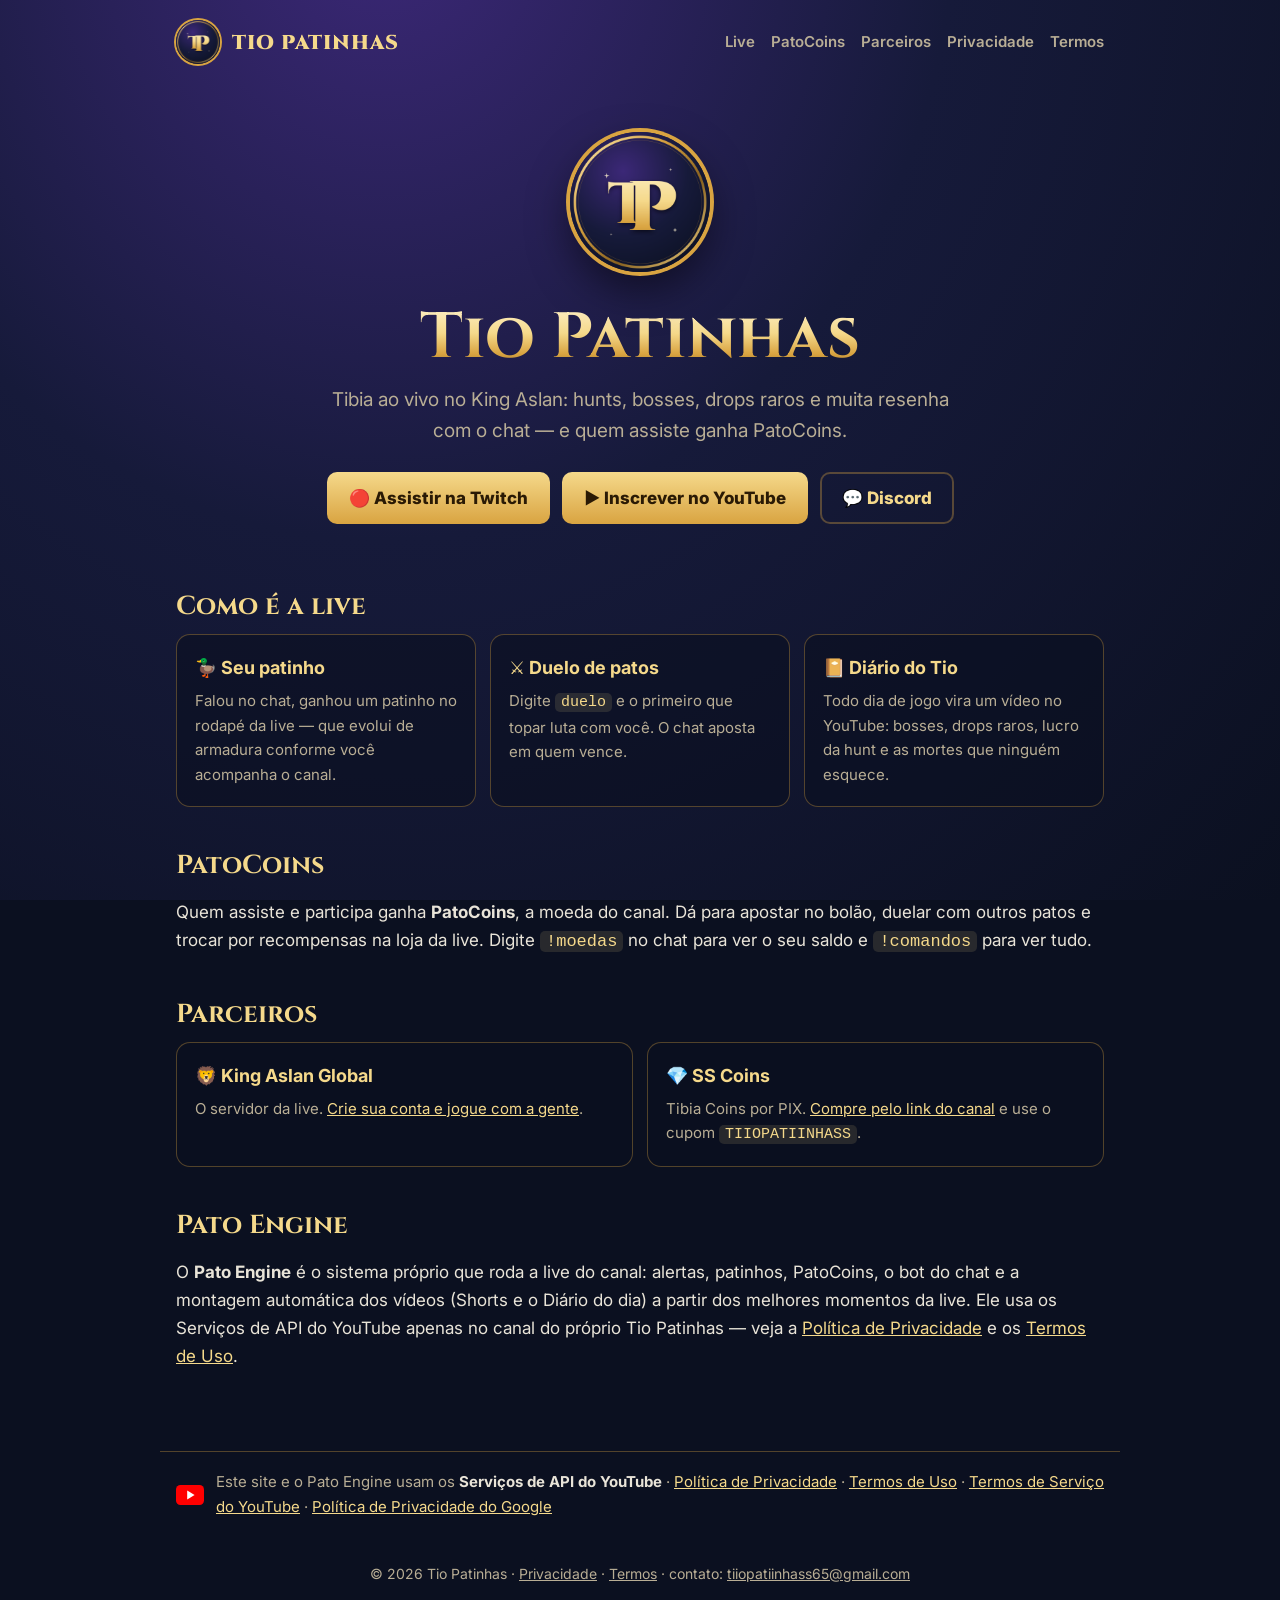
<file: index.html>
<!doctype html>
<html lang="pt-BR">
<head>
<meta charset="utf-8">
<meta name="viewport" content="width=device-width, initial-scale=1">
<title>Tio Patinhas — Tibia ao vivo</title>
<meta name="description" content="Tio Patinhas: Tibia ao vivo no King Aslan, na Twitch e no YouTube. Hunts, bosses, loot e PatoCoins para quem assiste.">
<meta property="og:title" content="Tio Patinhas — Tibia ao vivo">
<meta property="og:description" content="Hunts, bosses, loot e PatoCoins para quem assiste. Ao vivo na Twitch e no YouTube.">
<meta property="og:image" content="https://chaosmanx65.github.io/banner.jpg">
<link rel="icon" href="favicon.png">
<link rel="stylesheet" href="estilo.css?v=2">
</head>
<body>
<header class="topo">
  <img src="logo.png" alt="">
  <b>TIO PATINHAS</b>
  <nav>
    <a href="#live">Live</a>
    <a href="#patocoins">PatoCoins</a>
    <a href="#parceiros">Parceiros</a>
    <a href="privacidade.html">Privacidade</a>
    <a href="termos.html">Termos</a>
  </nav>
</header>
<main>
  <section class="hero">
    <img src="logo.png" alt="Logo do Tio Patinhas">
    <h1>Tio Patinhas</h1>
    <p>Tibia ao vivo no King Aslan: hunts, bosses, drops raros e muita resenha com o chat — e quem assiste ganha PatoCoins.</p>
    <div class="botoes">
      <a class="botao" href="https://twitch.tv/tiiopatiinhass">🔴 Assistir na Twitch</a>
      <a class="botao" href="https://www.youtube.com/@TiioPatiinhaSS?sub_confirmation=1">▶️ Inscrever no YouTube</a>
      <a class="botao sec" href="https://discord.gg/FJaFXPMqvF">💬 Discord</a>
    </div>
  </section>

  <h2 id="live">Como é a live</h2>
  <div class="cartoes">
    <div class="cartao"><h3>🦆 Seu patinho</h3><p>Falou no chat, ganhou um patinho no rodapé da live — que evolui de armadura conforme você acompanha o canal.</p></div>
    <div class="cartao"><h3>⚔️ Duelo de patos</h3><p>Digite <code>duelo</code> e o primeiro que topar luta com você. O chat aposta em quem vence.</p></div>
    <div class="cartao"><h3>📔 Diário do Tio</h3><p>Todo dia de jogo vira um vídeo no YouTube: bosses, drops raros, lucro da hunt e as mortes que ninguém esquece.</p></div>
  </div>

  <h2 id="patocoins">PatoCoins</h2>
  <p>Quem assiste e participa ganha <b>PatoCoins</b>, a moeda do canal. Dá para apostar no bolão, duelar com outros patos e trocar por recompensas na loja da live. Digite <code>!moedas</code> no chat para ver o seu saldo e <code>!comandos</code> para ver tudo.</p>

  <h2 id="parceiros">Parceiros</h2>
  <div class="cartoes">
    <div class="cartao"><h3>🦁 King Aslan Global</h3><p>O servidor da live. <a href="https://kingaslanglobal.com">Crie sua conta e jogue com a gente</a>.</p></div>
    <div class="cartao"><h3>💎 SS Coins</h3><p>Tibia Coins por PIX. <a href="https://www.sscoins.com.br/?ref=tiiopatiinhass">Compre pelo link do canal</a> e use o cupom <code>TIIOPATIINHASS</code>.</p></div>
  </div>

  <h2>Pato Engine</h2>
  <p>O <b>Pato Engine</b> é o sistema próprio que roda a live do canal: alertas, patinhos, PatoCoins, o bot do chat e a montagem automática dos vídeos (Shorts e o Diário do dia) a partir dos melhores momentos da live. Ele usa os Serviços de API do YouTube apenas no canal do próprio Tio Patinhas — veja a <a href="privacidade.html">Política de Privacidade</a> e os <a href="termos.html">Termos de Uso</a>.</p>
</main>
<section class="api-yt">
  <svg class="yt" viewBox="0 0 28 20" width="28" height="20" aria-label="YouTube" role="img"><rect width="28" height="20" rx="4.5" fill="#FF0000"/><path d="M11.2 5.6v8.8l7.4-4.4z" fill="#fff"/></svg>
  <span>Este site e o Pato Engine usam os <b>Serviços de API do YouTube</b> ·
  <a href="privacidade.html">Política de Privacidade</a> · <a href="termos.html">Termos de Uso</a> ·
  <a href="https://www.youtube.com/t/terms">Termos de Serviço do YouTube</a> ·
  <a href="https://policies.google.com/privacy">Política de Privacidade do Google</a></span>
</section>
<footer>
  © 2026 Tio Patinhas · <a href="privacidade.html">Privacidade</a> · <a href="termos.html">Termos</a> · contato: <a href="mailto:tiiopatiinhass65@gmail.com">tiiopatiinhass65@gmail.com</a>
</footer>
</body>
</html>
</file>
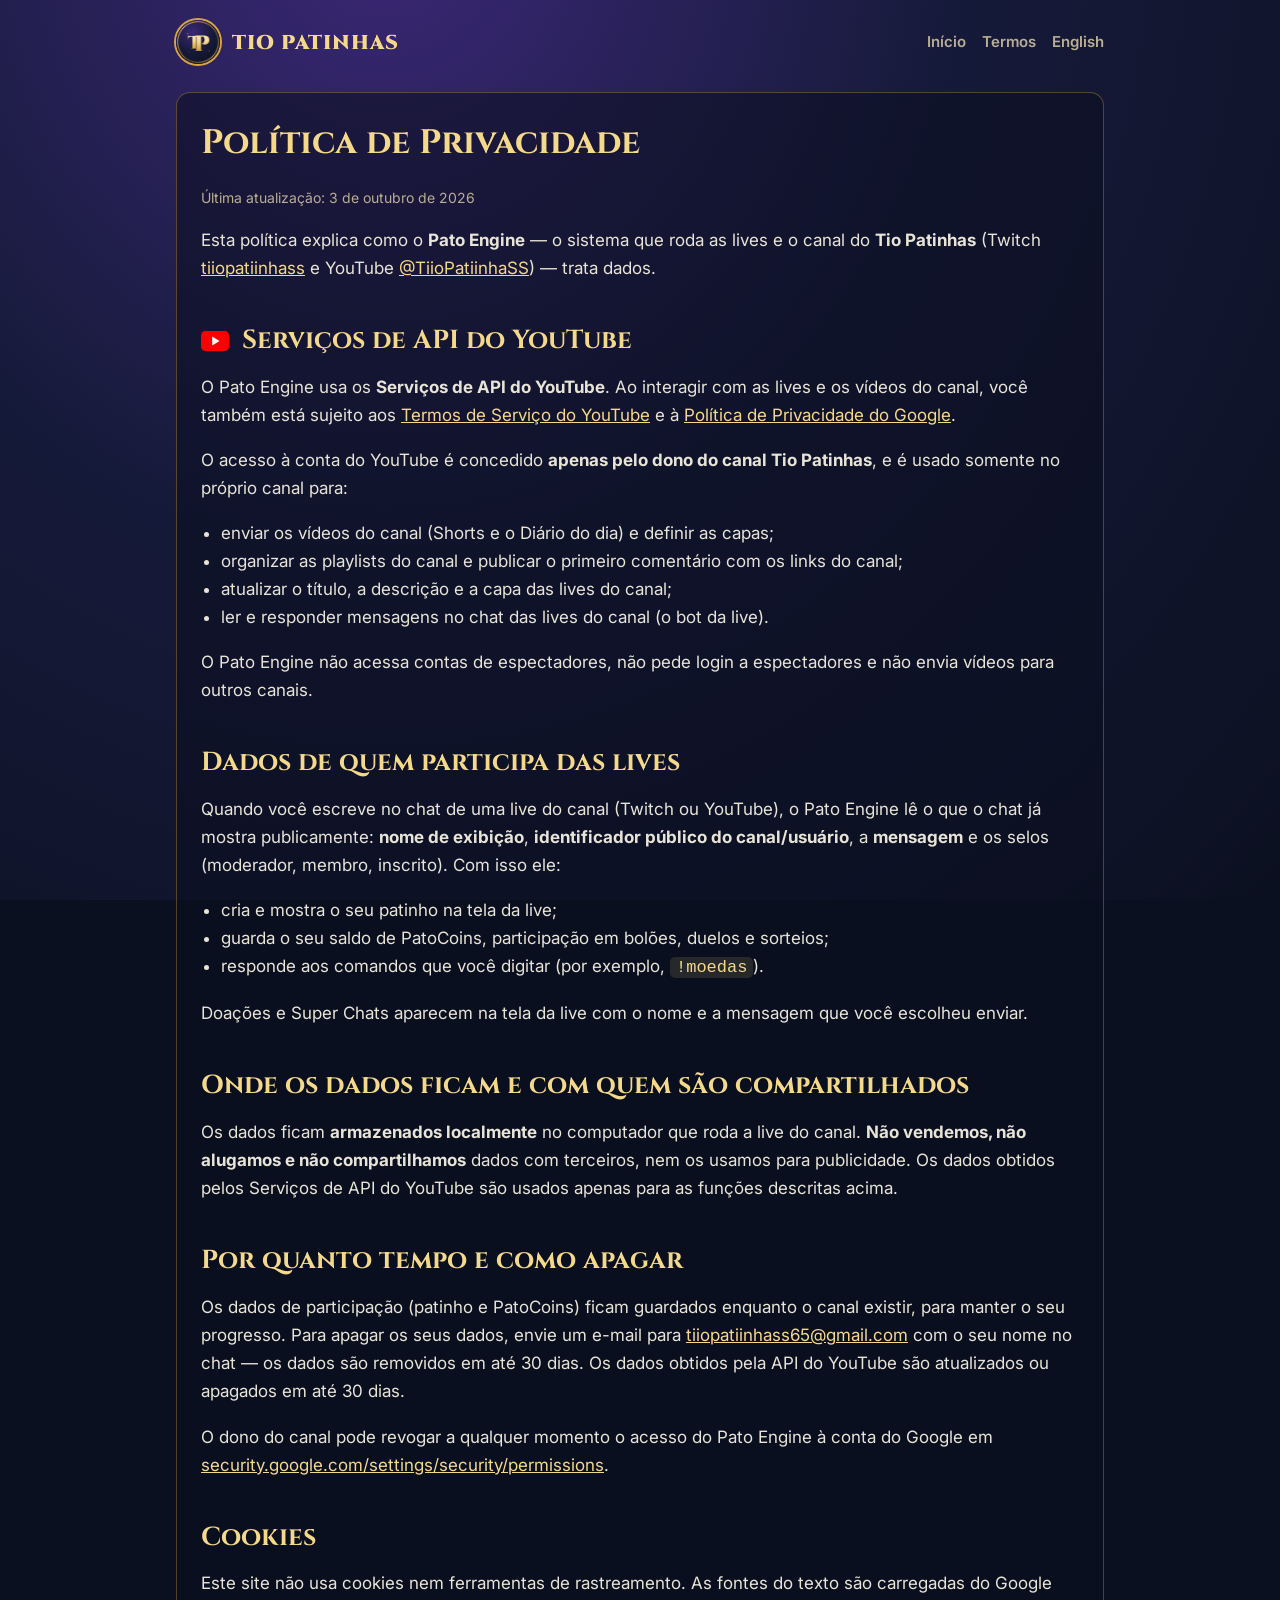
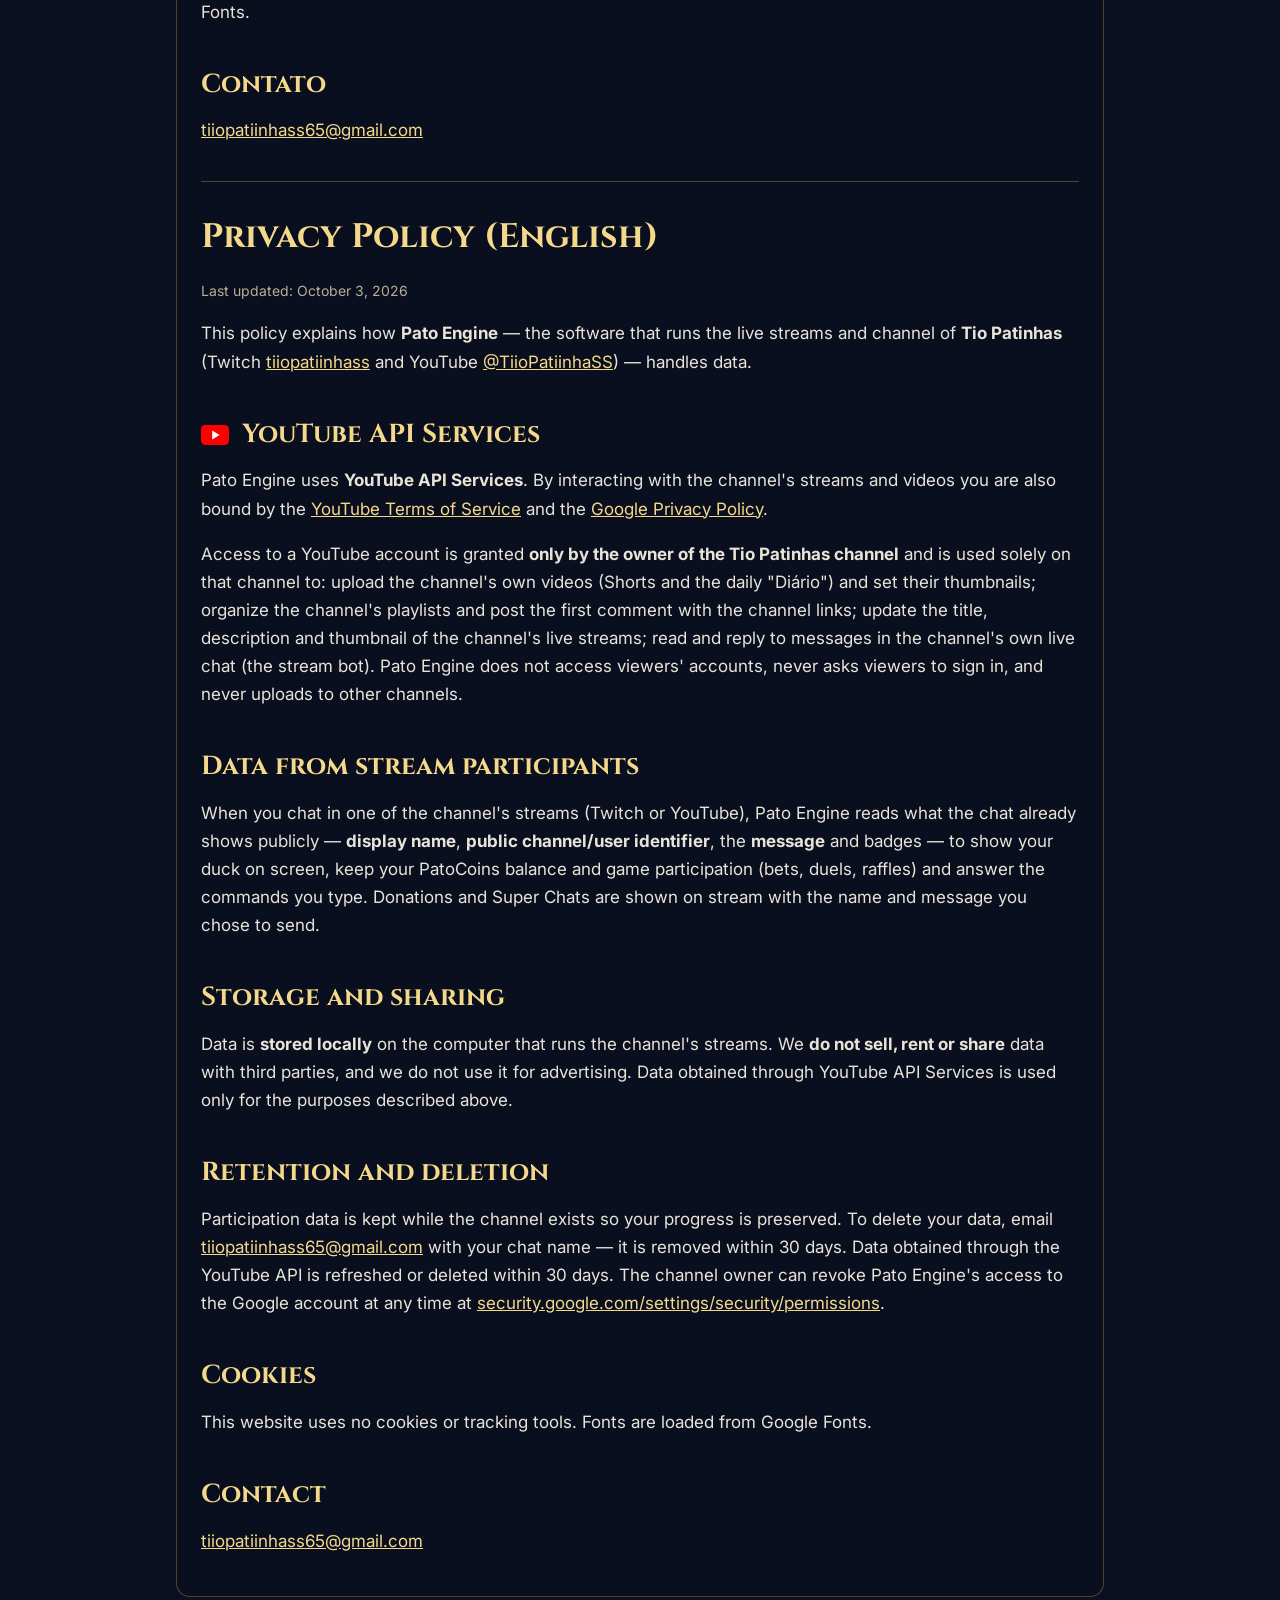
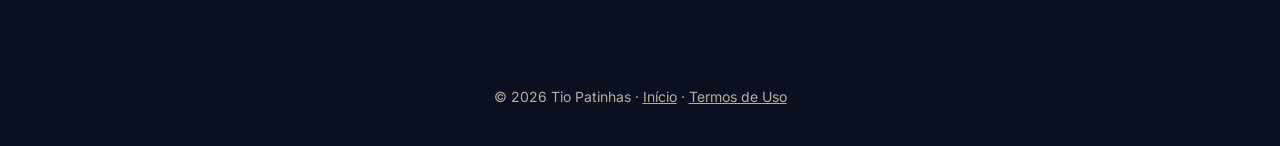
<file: privacidade.html>
<!doctype html>
<html lang="pt-BR">
<head>
<meta charset="utf-8">
<meta name="viewport" content="width=device-width, initial-scale=1">
<title>Política de Privacidade — Tio Patinhas</title>
<meta name="description" content="Política de Privacidade do canal Tio Patinhas e do Pato Engine (uso dos Serviços de API do YouTube).">
<link rel="icon" href="favicon.png">
<link rel="stylesheet" href="estilo.css?v=2">
</head>
<body>
<header class="topo">
  <img src="logo.png" alt="">
  <b>TIO PATINHAS</b>
  <nav><a href="index.html">Início</a><a href="termos.html">Termos</a><a href="#english">English</a></nav>
</header>
<main>
<div class="doc">
<h1>Política de Privacidade</h1>
<p class="idioma">Última atualização: 3 de outubro de 2026</p>

<p>Esta política explica como o <b>Pato Engine</b> — o sistema que roda as lives e o canal do <b>Tio Patinhas</b>
(Twitch <a href="https://twitch.tv/tiiopatiinhass">tiiopatiinhass</a> e YouTube
<a href="https://www.youtube.com/@TiioPatiinhaSS">@TiioPatiinhaSS</a>) — trata dados.</p>

<h2><svg class="yt" viewBox="0 0 28 20" width="28" height="20" aria-label="YouTube" role="img"><rect width="28" height="20" rx="4.5" fill="#FF0000"/><path d="M11.2 5.6v8.8l7.4-4.4z" fill="#fff"/></svg> Serviços de API do YouTube</h2>
<p>O Pato Engine usa os <b>Serviços de API do YouTube</b>. Ao interagir com as lives e os vídeos do canal, você também
está sujeito aos <a href="https://www.youtube.com/t/terms">Termos de Serviço do YouTube</a> e à
<a href="https://policies.google.com/privacy">Política de Privacidade do Google</a>.</p>
<p>O acesso à conta do YouTube é concedido <b>apenas pelo dono do canal Tio Patinhas</b>, e é usado somente no
próprio canal para:</p>
<ul>
  <li>enviar os vídeos do canal (Shorts e o Diário do dia) e definir as capas;</li>
  <li>organizar as playlists do canal e publicar o primeiro comentário com os links do canal;</li>
  <li>atualizar o título, a descrição e a capa das lives do canal;</li>
  <li>ler e responder mensagens no chat das lives do canal (o bot da live).</li>
</ul>
<p>O Pato Engine não acessa contas de espectadores, não pede login a espectadores e não envia vídeos para outros canais.</p>

<h2>Dados de quem participa das lives</h2>
<p>Quando você escreve no chat de uma live do canal (Twitch ou YouTube), o Pato Engine lê o que o chat já mostra
publicamente: <b>nome de exibição</b>, <b>identificador público do canal/usuário</b>, a <b>mensagem</b> e os selos
(moderador, membro, inscrito). Com isso ele:</p>
<ul>
  <li>cria e mostra o seu patinho na tela da live;</li>
  <li>guarda o seu saldo de PatoCoins, participação em bolões, duelos e sorteios;</li>
  <li>responde aos comandos que você digitar (por exemplo, <code>!moedas</code>).</li>
</ul>
<p>Doações e Super Chats aparecem na tela da live com o nome e a mensagem que você escolheu enviar.</p>

<h2>Onde os dados ficam e com quem são compartilhados</h2>
<p>Os dados ficam <b>armazenados localmente</b> no computador que roda a live do canal. <b>Não vendemos, não
alugamos e não compartilhamos</b> dados com terceiros, nem os usamos para publicidade. Os dados obtidos pelos
Serviços de API do YouTube são usados apenas para as funções descritas acima.</p>

<h2>Por quanto tempo e como apagar</h2>
<p>Os dados de participação (patinho e PatoCoins) ficam guardados enquanto o canal existir, para manter o seu
progresso. Para apagar os seus dados, envie um e-mail para
<a href="mailto:tiiopatiinhass65@gmail.com">tiiopatiinhass65@gmail.com</a> com o seu nome no chat — os dados são
removidos em até 30 dias. Os dados obtidos pela API do YouTube são atualizados ou apagados em até 30 dias.</p>
<p>O dono do canal pode revogar a qualquer momento o acesso do Pato Engine à conta do Google em
<a href="https://security.google.com/settings/security/permissions">security.google.com/settings/security/permissions</a>.</p>

<h2>Cookies</h2>
<p>Este site não usa cookies nem ferramentas de rastreamento. As fontes do texto são carregadas do Google Fonts.</p>

<h2>Contato</h2>
<p><a href="mailto:tiiopatiinhass65@gmail.com">tiiopatiinhass65@gmail.com</a></p>

<hr>

<h1 id="english">Privacy Policy (English)</h1>
<p class="idioma">Last updated: October 3, 2026</p>
<p>This policy explains how <b>Pato Engine</b> — the software that runs the live streams and channel of
<b>Tio Patinhas</b> (Twitch <a href="https://twitch.tv/tiiopatiinhass">tiiopatiinhass</a> and YouTube
<a href="https://www.youtube.com/@TiioPatiinhaSS">@TiioPatiinhaSS</a>) — handles data.</p>

<h2><svg class="yt" viewBox="0 0 28 20" width="28" height="20" aria-label="YouTube" role="img"><rect width="28" height="20" rx="4.5" fill="#FF0000"/><path d="M11.2 5.6v8.8l7.4-4.4z" fill="#fff"/></svg> YouTube API Services</h2>
<p>Pato Engine uses <b>YouTube API Services</b>. By interacting with the channel's streams and videos you are also
bound by the <a href="https://www.youtube.com/t/terms">YouTube Terms of Service</a> and the
<a href="https://policies.google.com/privacy">Google Privacy Policy</a>.</p>
<p>Access to a YouTube account is granted <b>only by the owner of the Tio Patinhas channel</b> and is used solely on
that channel to: upload the channel's own videos (Shorts and the daily "Diário") and set their thumbnails; organize
the channel's playlists and post the first comment with the channel links; update the title, description and
thumbnail of the channel's live streams; read and reply to messages in the channel's own live chat (the stream bot).
Pato Engine does not access viewers' accounts, never asks viewers to sign in, and never uploads to other channels.</p>

<h2>Data from stream participants</h2>
<p>When you chat in one of the channel's streams (Twitch or YouTube), Pato Engine reads what the chat already shows
publicly — <b>display name</b>, <b>public channel/user identifier</b>, the <b>message</b> and badges — to show your
duck on screen, keep your PatoCoins balance and game participation (bets, duels, raffles) and answer the commands
you type. Donations and Super Chats are shown on stream with the name and message you chose to send.</p>

<h2>Storage and sharing</h2>
<p>Data is <b>stored locally</b> on the computer that runs the channel's streams. We <b>do not sell, rent or share</b>
data with third parties, and we do not use it for advertising. Data obtained through YouTube API Services is used
only for the purposes described above.</p>

<h2>Retention and deletion</h2>
<p>Participation data is kept while the channel exists so your progress is preserved. To delete your data, email
<a href="mailto:tiiopatiinhass65@gmail.com">tiiopatiinhass65@gmail.com</a> with your chat name — it is removed within
30 days. Data obtained through the YouTube API is refreshed or deleted within 30 days. The channel owner can revoke
Pato Engine's access to the Google account at any time at
<a href="https://security.google.com/settings/security/permissions">security.google.com/settings/security/permissions</a>.</p>

<h2>Cookies</h2>
<p>This website uses no cookies or tracking tools. Fonts are loaded from Google Fonts.</p>

<h2>Contact</h2>
<p><a href="mailto:tiiopatiinhass65@gmail.com">tiiopatiinhass65@gmail.com</a></p>
</div>
</main>
<footer>© 2026 Tio Patinhas · <a href="index.html">Início</a> · <a href="termos.html">Termos de Uso</a></footer>
</body>
</html>
</file>
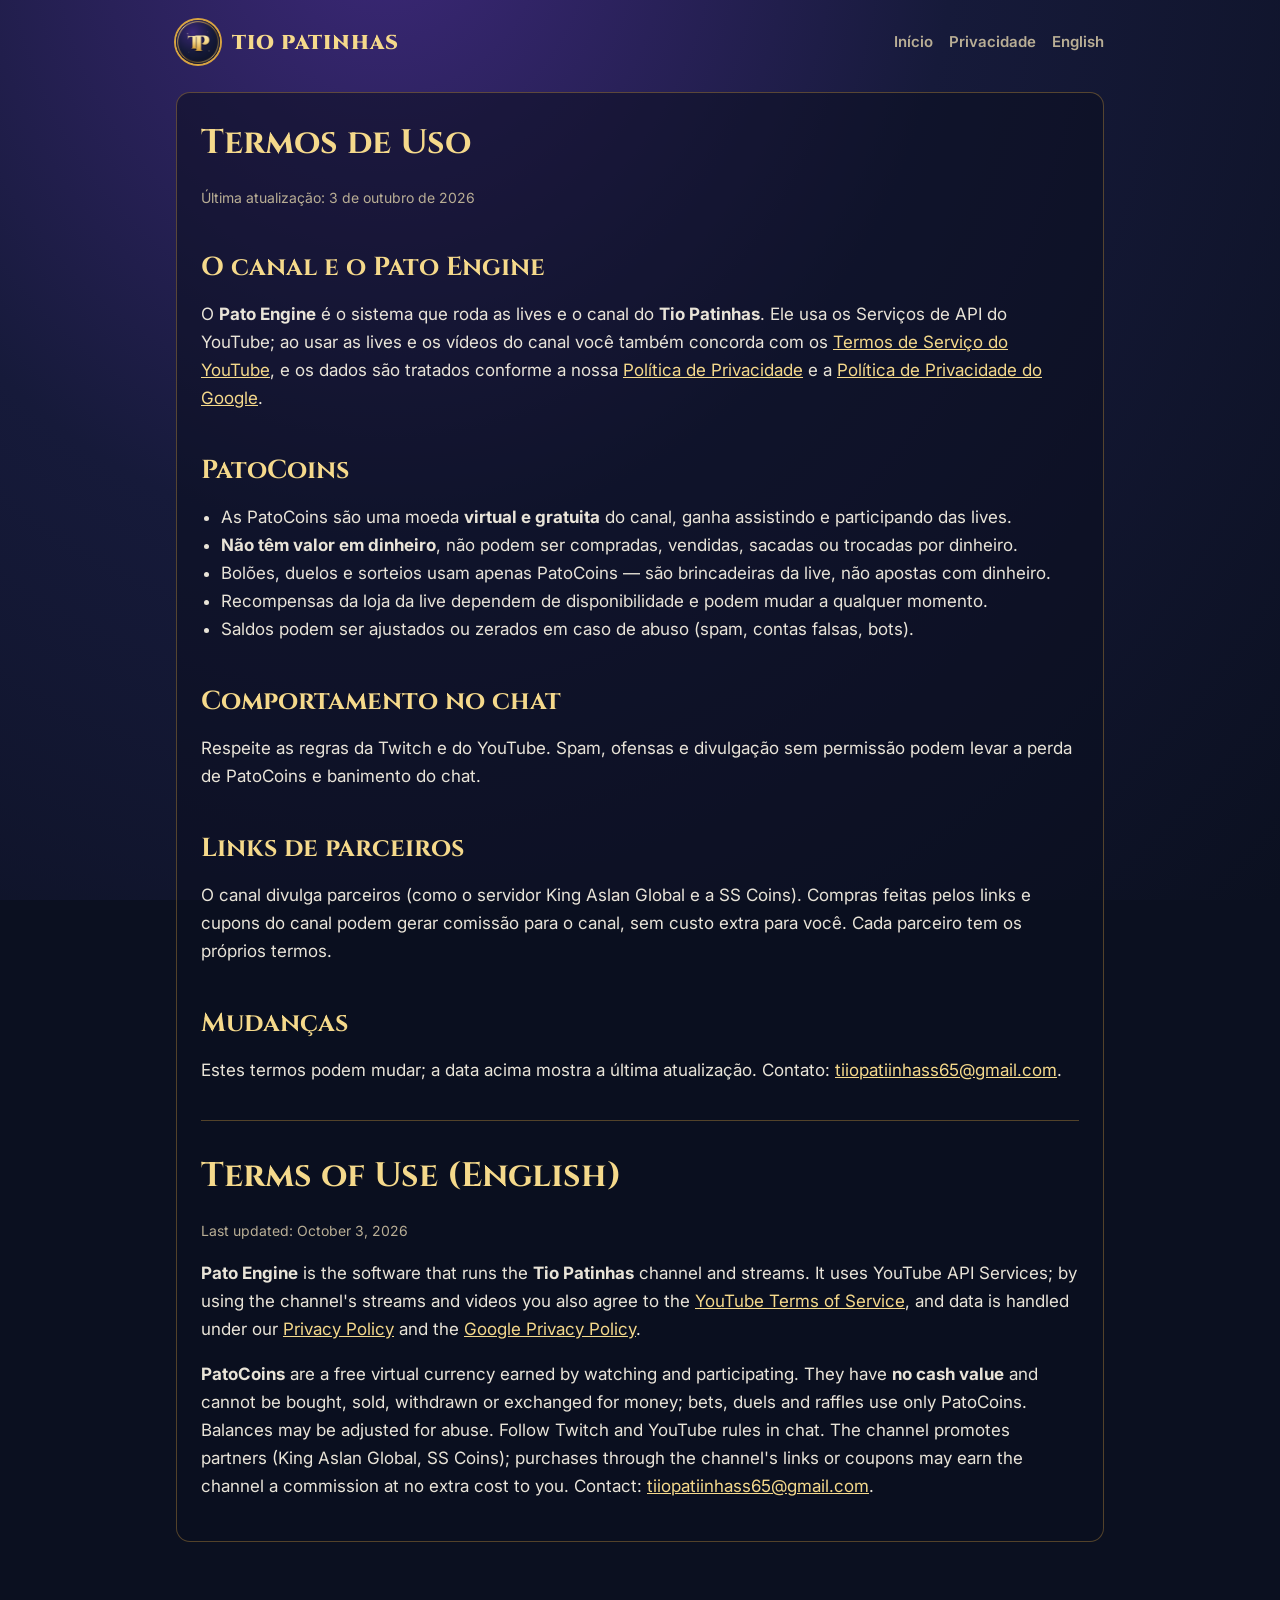
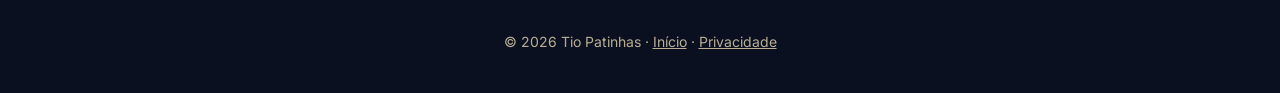
<file: termos.html>
<!doctype html>
<html lang="pt-BR">
<head>
<meta charset="utf-8">
<meta name="viewport" content="width=device-width, initial-scale=1">
<title>Termos de Uso — Tio Patinhas</title>
<meta name="description" content="Termos de Uso do canal Tio Patinhas, das PatoCoins e do Pato Engine.">
<link rel="icon" href="favicon.png">
<link rel="stylesheet" href="estilo.css?v=2">
</head>
<body>
<header class="topo">
  <img src="logo.png" alt="">
  <b>TIO PATINHAS</b>
  <nav><a href="index.html">Início</a><a href="privacidade.html">Privacidade</a><a href="#english">English</a></nav>
</header>
<main>
<div class="doc">
<h1>Termos de Uso</h1>
<p class="idioma">Última atualização: 3 de outubro de 2026</p>

<h2>O canal e o Pato Engine</h2>
<p>O <b>Pato Engine</b> é o sistema que roda as lives e o canal do <b>Tio Patinhas</b>. Ele usa os Serviços de API do
YouTube; ao usar as lives e os vídeos do canal você também concorda com os
<a href="https://www.youtube.com/t/terms">Termos de Serviço do YouTube</a>, e os dados são tratados conforme a nossa
<a href="privacidade.html">Política de Privacidade</a> e a
<a href="https://policies.google.com/privacy">Política de Privacidade do Google</a>.</p>

<h2>PatoCoins</h2>
<ul>
  <li>As PatoCoins são uma moeda <b>virtual e gratuita</b> do canal, ganha assistindo e participando das lives.</li>
  <li><b>Não têm valor em dinheiro</b>, não podem ser compradas, vendidas, sacadas ou trocadas por dinheiro.</li>
  <li>Bolões, duelos e sorteios usam apenas PatoCoins — são brincadeiras da live, não apostas com dinheiro.</li>
  <li>Recompensas da loja da live dependem de disponibilidade e podem mudar a qualquer momento.</li>
  <li>Saldos podem ser ajustados ou zerados em caso de abuso (spam, contas falsas, bots).</li>
</ul>

<h2>Comportamento no chat</h2>
<p>Respeite as regras da Twitch e do YouTube. Spam, ofensas e divulgação sem permissão podem levar a perda de
PatoCoins e banimento do chat.</p>

<h2>Links de parceiros</h2>
<p>O canal divulga parceiros (como o servidor King Aslan Global e a SS Coins). Compras feitas pelos links e cupons do
canal podem gerar comissão para o canal, sem custo extra para você. Cada parceiro tem os próprios termos.</p>

<h2>Mudanças</h2>
<p>Estes termos podem mudar; a data acima mostra a última atualização. Contato:
<a href="mailto:tiiopatiinhass65@gmail.com">tiiopatiinhass65@gmail.com</a>.</p>

<hr>

<h1 id="english">Terms of Use (English)</h1>
<p class="idioma">Last updated: October 3, 2026</p>
<p><b>Pato Engine</b> is the software that runs the <b>Tio Patinhas</b> channel and streams. It uses YouTube API
Services; by using the channel's streams and videos you also agree to the
<a href="https://www.youtube.com/t/terms">YouTube Terms of Service</a>, and data is handled under our
<a href="privacidade.html#english">Privacy Policy</a> and the <a href="https://policies.google.com/privacy">Google Privacy Policy</a>.</p>
<p><b>PatoCoins</b> are a free virtual currency earned by watching and participating. They have <b>no cash value</b> and
cannot be bought, sold, withdrawn or exchanged for money; bets, duels and raffles use only PatoCoins. Balances may be
adjusted for abuse. Follow Twitch and YouTube rules in chat. The channel promotes partners (King Aslan Global,
SS Coins); purchases through the channel's links or coupons may earn the channel a commission at no extra cost to you.
Contact: <a href="mailto:tiiopatiinhass65@gmail.com">tiiopatiinhass65@gmail.com</a>.</p>
</div>
</main>
<footer>© 2026 Tio Patinhas · <a href="index.html">Início</a> · <a href="privacidade.html">Privacidade</a></footer>
</body>
</html>
</file>
<file: estilo.css>
@import url('https://fonts.googleapis.com/css2?family=Cinzel:wght@700;900&family=Inter:wght@400;600;800&display=swap');

:root {
  --fundo: #0b1020;
  --fundo2: #161a3a;
  --roxo: #3c2878;
  --ouro: #f5d98b;
  --ouro2: #d9a441;
  --texto: #e9e4d8;
  --suave: #b9ae95;
  --linha: rgba(217, 164, 65, .35);
}

* { box-sizing: border-box; }
html { background: var(--fundo); }
body {
  margin: 0;
  font: 400 17px/1.65 Inter, system-ui, sans-serif;
  color: var(--texto);
  background: radial-gradient(ellipse at 30% -10%, var(--roxo) 0%, var(--fundo2) 45%, var(--fundo) 100%) fixed;
  min-height: 100vh;
}
a { color: var(--ouro); }
a:hover { color: #fff3d0; }

.topo { max-width: 960px; margin: 0 auto; padding: 20px 16px; display: flex; align-items: center; gap: 12px; }
.topo img { width: 44px; height: 44px; border-radius: 50%; box-shadow: 0 0 0 2px var(--ouro2); }
.topo b { font: 900 20px Cinzel, serif; color: var(--ouro); letter-spacing: 1px; }
.topo nav { margin-left: auto; display: flex; gap: 16px; font-weight: 600; font-size: 15px; flex-wrap: wrap; }
.topo nav a { color: var(--suave); text-decoration: none; }
.topo nav a:hover { color: var(--ouro); }

main { max-width: 960px; margin: 0 auto; padding: 8px 16px 64px; }
.hero { text-align: center; padding: 40px 0 24px; }
.hero img { width: 140px; height: 140px; border-radius: 50%; box-shadow: 0 0 0 4px var(--ouro2), 0 18px 40px rgba(0,0,0,.5); }
h1, h2 { font-family: Cinzel, serif; color: var(--ouro); line-height: 1.15; }
.hero h1 {
  font-size: clamp(36px, 7vw, 64px); margin: 22px 0 8px;
  background: linear-gradient(180deg, #fff3d0 0%, #f5d98b 42%, #d9a441 70%, #8a6320 100%);
  -webkit-background-clip: text; background-clip: text; color: transparent;
}
.hero p { color: var(--suave); font-size: 19px; margin: 0 auto; max-width: 640px; }
h2 { font-size: 26px; margin: 44px 0 12px; }
h3 { color: #fff; margin: 26px 0 6px; font-size: 18px; }

.botoes { display: flex; gap: 12px; justify-content: center; flex-wrap: wrap; margin-top: 26px; }
.botao {
  display: inline-block; padding: 12px 22px; border-radius: 10px; font-weight: 800; text-decoration: none;
  background: linear-gradient(180deg, #f5d98b, #d9a441); color: #2a1a05;
}
.botao.sec { background: transparent; color: var(--ouro); box-shadow: inset 0 0 0 2px var(--linha); }

.cartoes { display: grid; grid-template-columns: repeat(auto-fit, minmax(240px, 1fr)); gap: 14px; }
.cartao { background: rgba(11, 16, 32, .6); border: 1px solid var(--linha); border-radius: 14px; padding: 18px; }
.cartao h3 { margin-top: 0; color: var(--ouro); }
.cartao p { margin: 0; color: var(--suave); font-size: 15px; }
code { background: rgba(245, 217, 139, .12); padding: 1px 6px; border-radius: 5px; color: var(--ouro); }

.doc { background: rgba(11, 16, 32, .55); border: 1px solid var(--linha); border-radius: 14px; padding: 8px 24px 24px; }
.doc ul { padding-left: 20px; }
.idioma { color: var(--suave); font-size: 14px; }
hr { border: 0; border-top: 1px solid var(--linha); margin: 36px 0; }

footer { text-align: center; color: var(--suave); font-size: 14px; padding: 24px 16px 40px; }
footer a { color: var(--suave); }

@media (max-width: 600px) {
  .topo { flex-wrap: wrap; }
  .topo nav { margin-left: 0; width: 100%; }
  .doc { padding: 4px 16px 18px; }
}

.api-yt { max-width: 960px; margin: 0 auto; padding: 18px 16px; display: flex; gap: 12px; align-items: center;
          border-top: 1px solid var(--linha); color: var(--suave); font-size: 15px; }
.api-yt b { color: var(--texto); }
.yt { flex: none; vertical-align: middle; }
h2 .yt { margin-right: 6px; }
</file>
